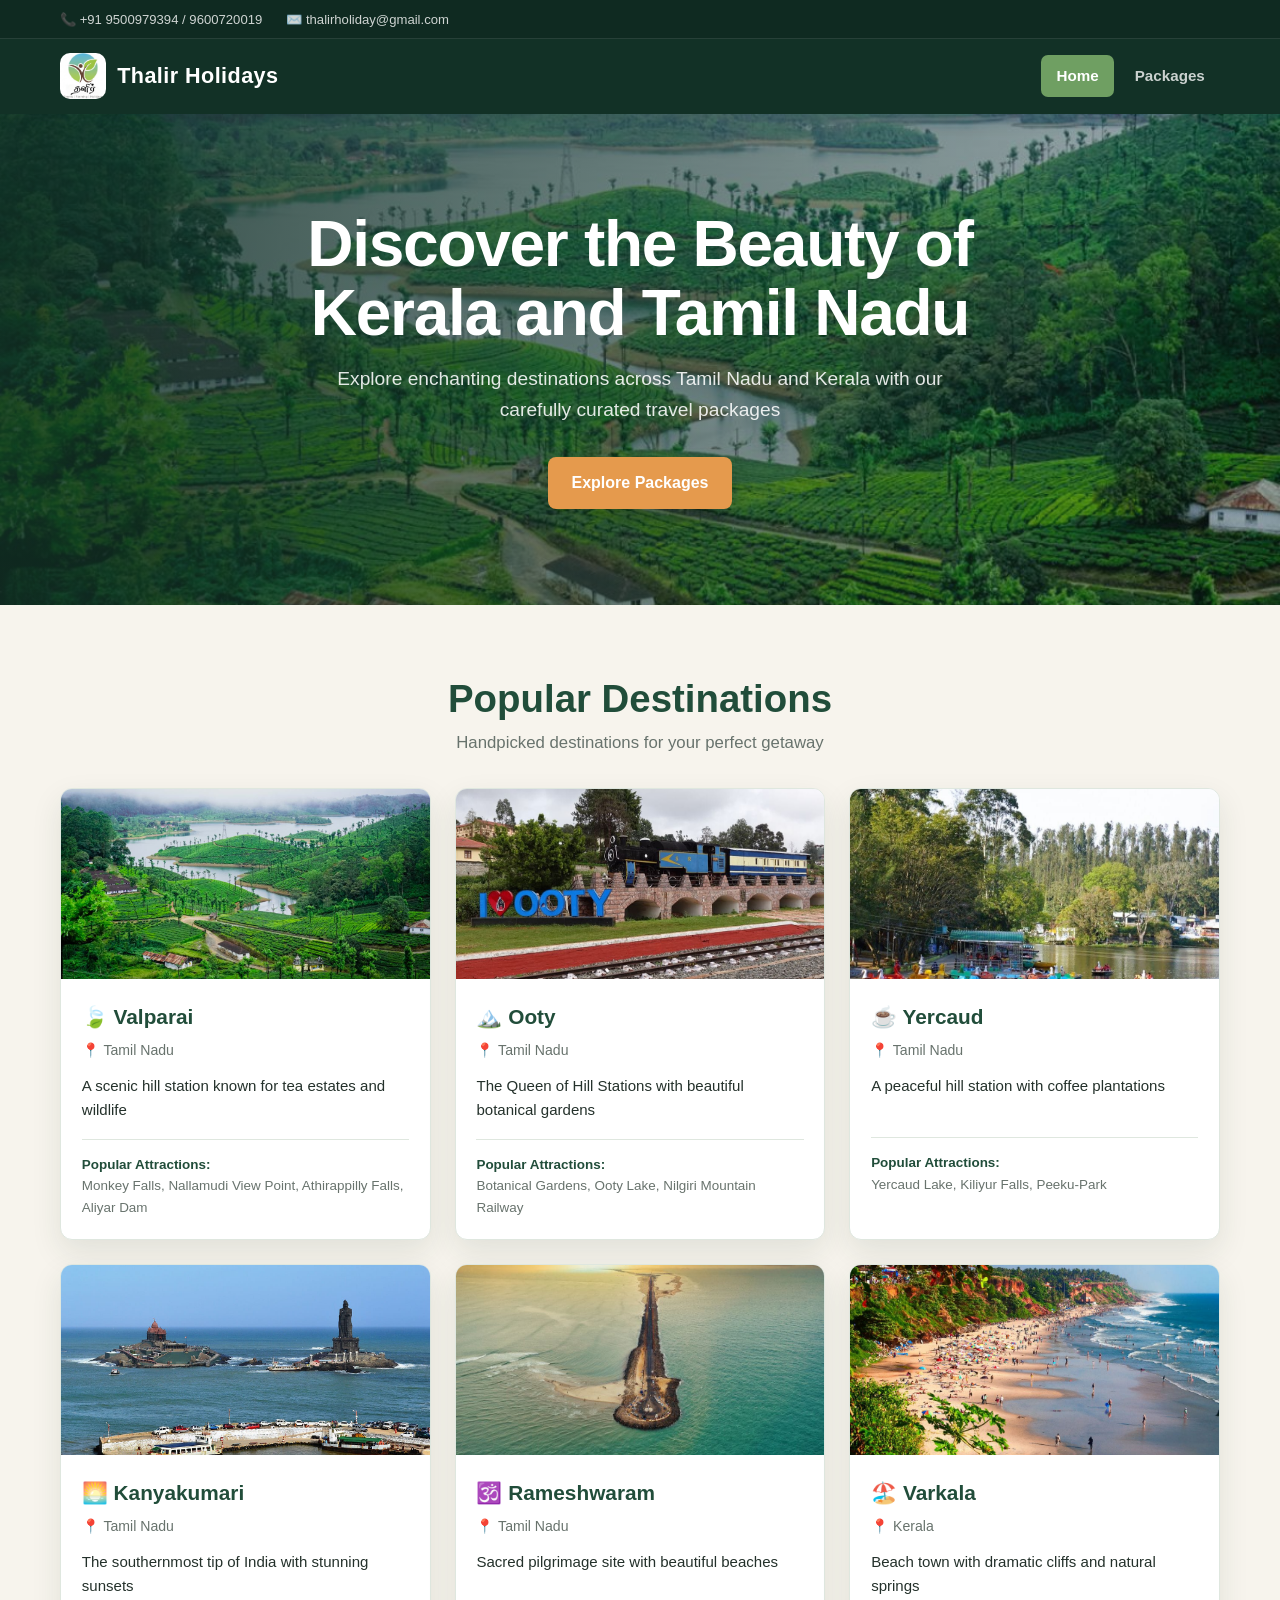
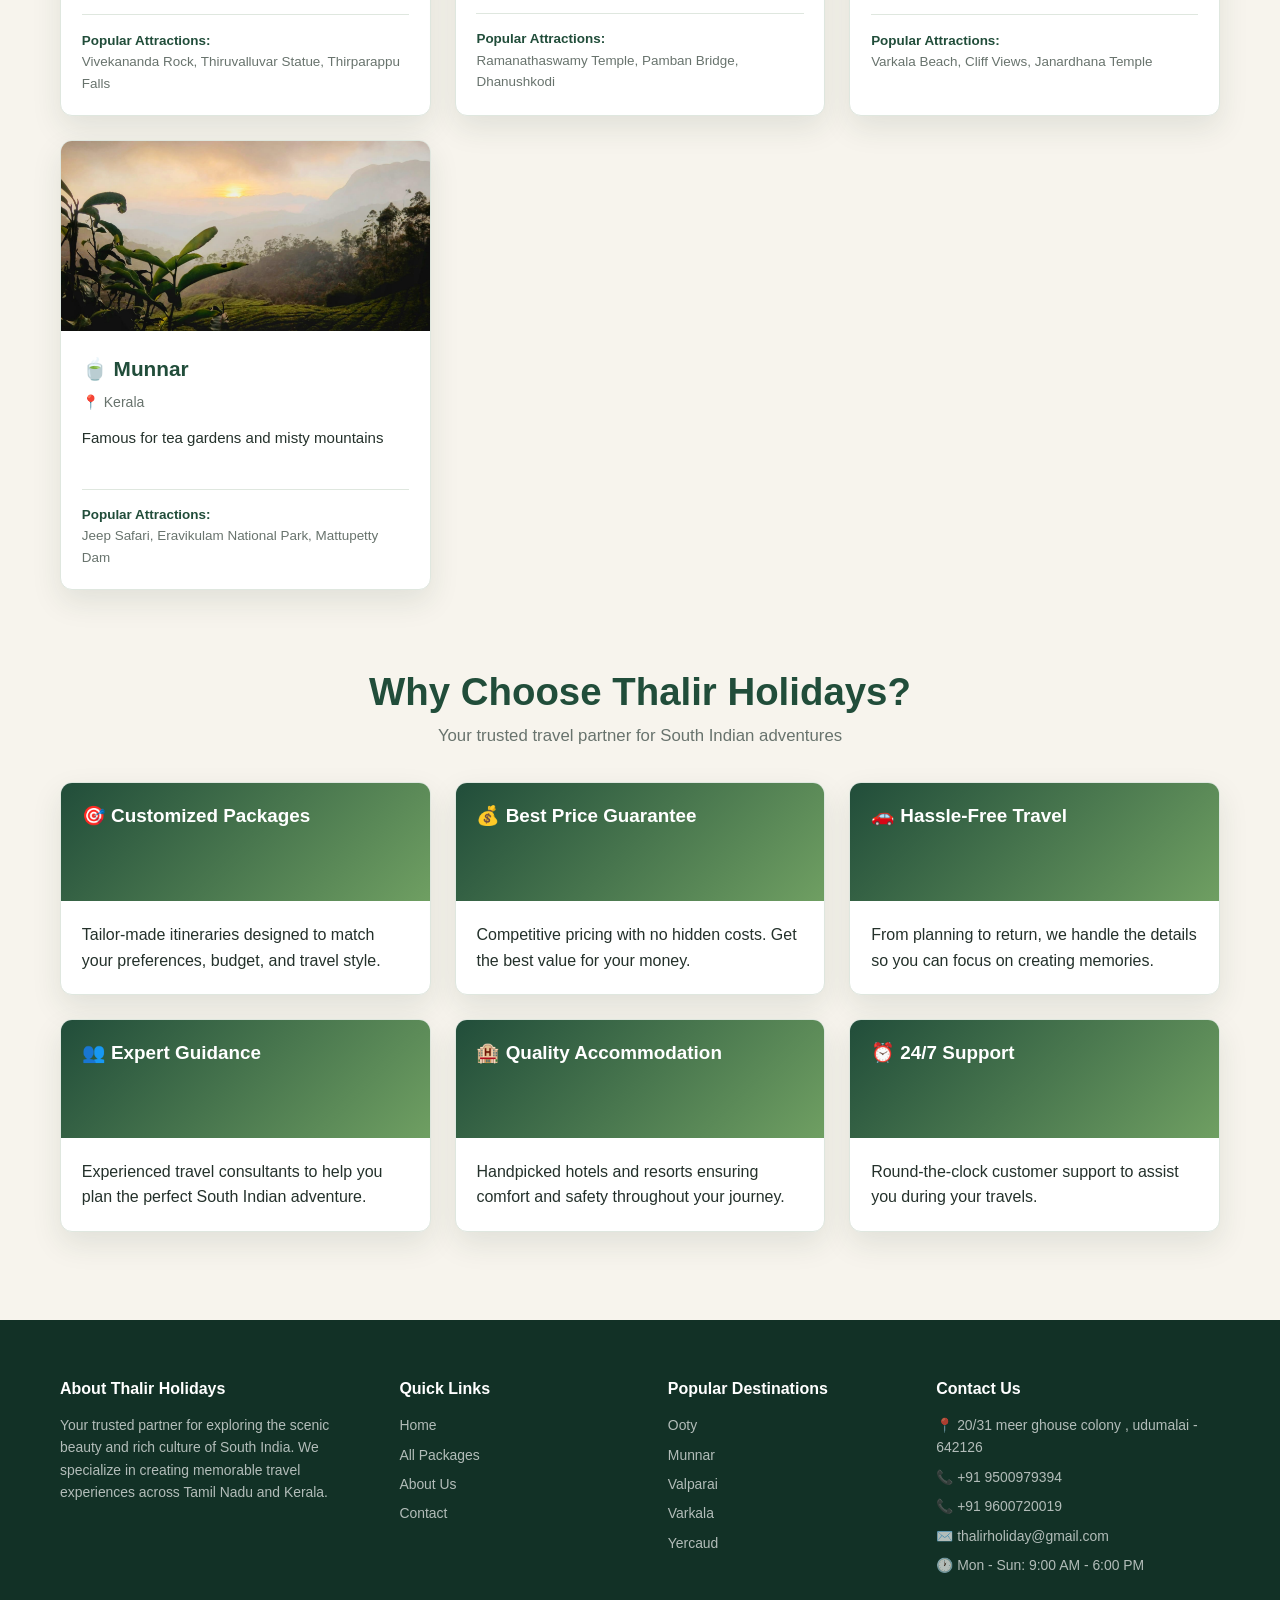
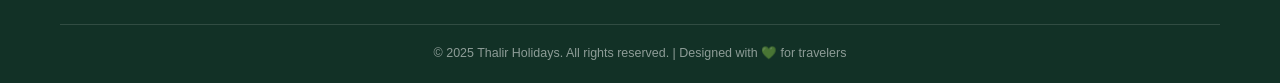
<file: index.html>
<!DOCTYPE html>
<html lang="en">
<head>
    <meta charset="UTF-8">
    <meta name="viewport" content="width=device-width, initial-scale=1.0">
    <meta http-equiv="refresh" content="0; url=docs/index.html">
    <title>Thalir Holidays</title>
    <script>
        window.location.replace('docs/index.html');
    </script>
</head>
<body>
    <p>Opening Thalir Holidays...</p>
</body>
</html>
</file>
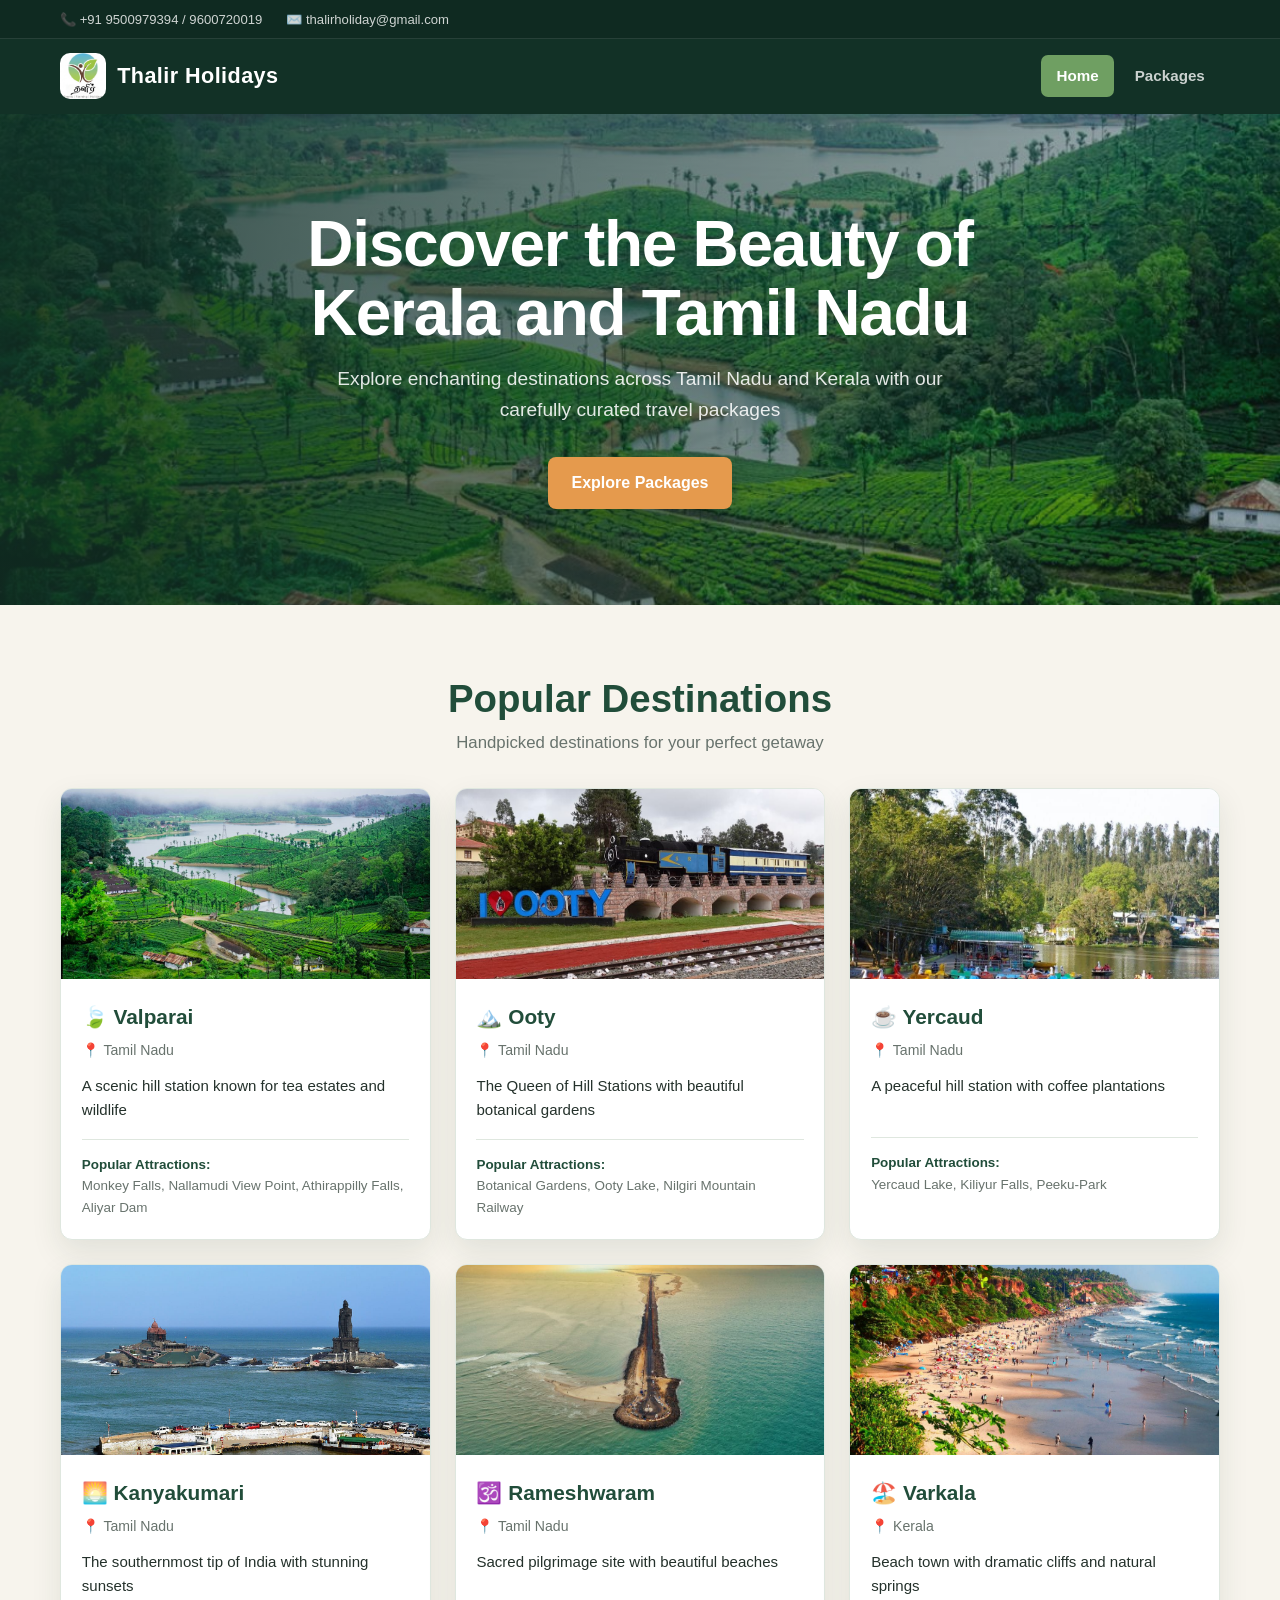
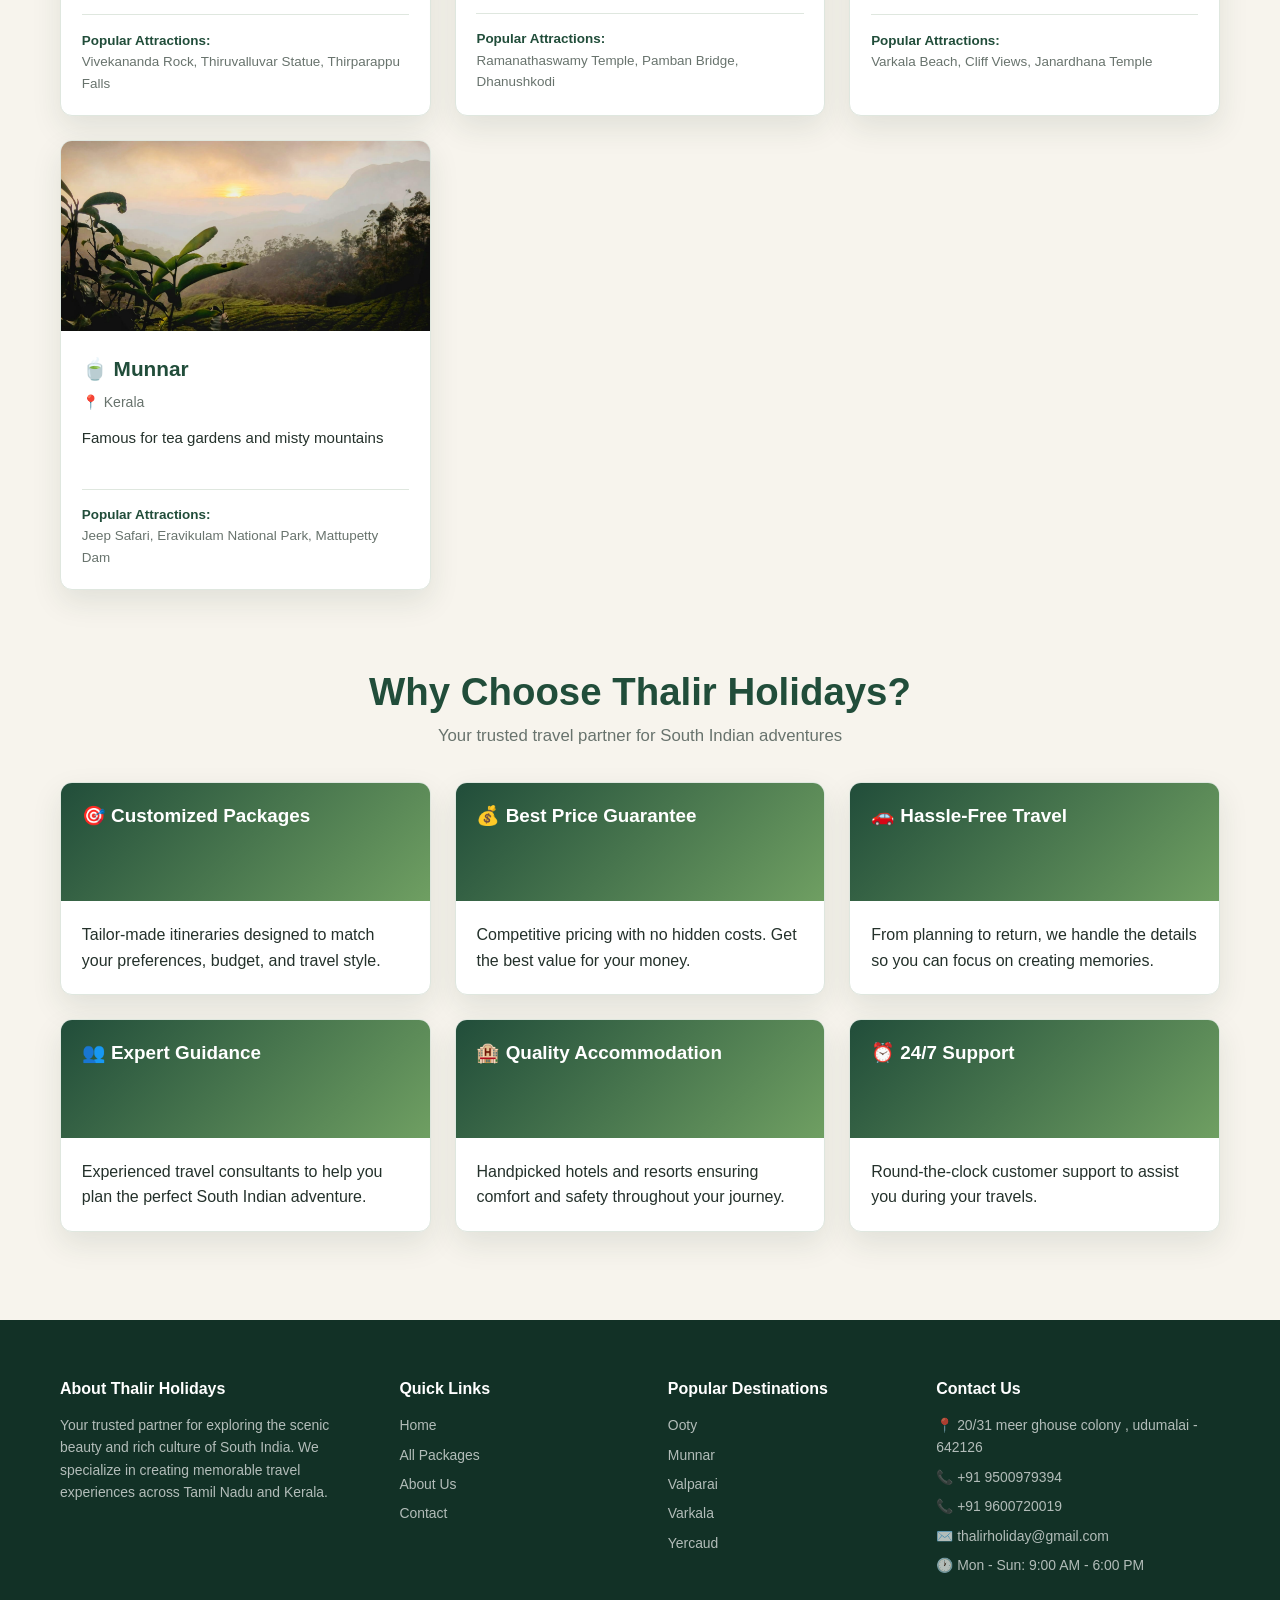
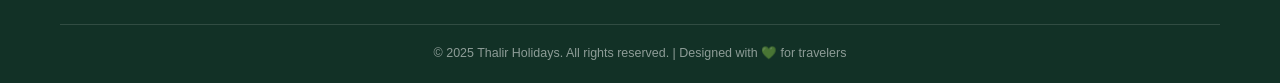
<file: docs/index.html>
<!DOCTYPE html>
<html lang="en">
<head>
    <meta charset="UTF-8">
    <meta name="viewport" content="width=device-width, initial-scale=1.0">
    <title>Thalir Holidays - Explore South India</title>
    <meta name="description" content="Thalir Holidays offers affordable Kerala and Tamil Nadu tour packages from Pollachi. Honeymoon, family, and group trips to Ooty, Munnar, Valparai, Varkala and more.">
    <meta name="keywords" content="Thalir Holidays, tour packages Pollachi, Kerala tour packages, Tamil Nadu travel, Ooty tour, Munnar packages, Valparai trip, travel agency Udumalaipettai">
    <meta name="author" content="Thalir Holidays">
    <meta name="robots" content="index, follow">

    <meta property="og:title" content="Thalir Holidays | Best South India Tour Packages">
    <meta property="og:description" content="Explore Kerala and Tamil Nadu with Thalir Holidays. Best prices, customized packages, 24/7 support.">
    <meta property="og:image" content="https://sabari2002-m.github.io/Thalir_Holidays/images/logo.jpeg">
    <meta property="og:url" content="https://sabari2002-m.github.io/Thalir_Holidays/">
    <meta property="og:type" content="website">

    <link rel="canonical" href="https://sabari2002-m.github.io/Thalir_Holidays/">
    <link rel="stylesheet" href="css/styles.css">
</head>
<body>
    <!-- Header -->
    <header>
        <div class="header-top">
            <div class="header-content">
                <div class="contact-info">
                    <span>📞 +91 9500979394 / 9600720019</span>
                    <span>✉️ thalirholiday@gmail.com</span>
                </div>
            </div>
        </div>
        <nav>
            <div class="nav-content">
                <div class="logo">
                    <img src="images/logo.jpeg" alt="Thalir Holidays" class="logo-image">
                    <span>Thalir Holidays</span>
                </div>
                <ul class="nav-links">
                    <li><a href="index.html" class="active">Home</a></li>
                    <li><a href="packages.html">Packages</a></li>
                </ul>
            </div>
        </nav>
    </header>

    <!-- Hero Section -->
    <section class="hero">
        <div class="hero-content">
            <h1>Discover the Beauty of Kerala and Tamil Nadu</h1>
            <p>Explore enchanting destinations across Tamil Nadu and Kerala with our carefully curated travel packages</p>
            <a href="packages.html" class="cta-button">Explore Packages</a>
        </div>
    </section>

    <!-- Main Content -->
    <div class="container">
        <!-- Destinations Section -->
        <div class="section-title">
            <h2>Popular Destinations</h2>
            <p>Handpicked destinations for your perfect getaway</p>
        </div>

        <div id="destinations-container" class="destinations-grid">
            <div class="loading">Loading destinations...</div>
        </div>

        <!-- Why Choose Us Section -->
        <div id="about" class="section-title about-section">
            <h2>Why Choose Thalir Holidays?</h2>
            <p>Your trusted travel partner for South Indian adventures</p>
        </div>

        <div class="packages-grid feature-grid">
            <div class="package-card">
                <div class="package-header">
                    <h3>🎯 Customized Packages</h3>
                </div>
                <div class="package-body">
                    <p>Tailor-made itineraries designed to match your preferences, budget, and travel style.</p>
                </div>
            </div>

            <div class="package-card">
                <div class="package-header">
                    <h3>💰 Best Price Guarantee</h3>
                </div>
                <div class="package-body">
                    <p>Competitive pricing with no hidden costs. Get the best value for your money.</p>
                </div>
            </div>

            <div class="package-card">
                <div class="package-header">
                    <h3>🚗 Hassle-Free Travel</h3>
                </div>
                <div class="package-body">
                    <p>From planning to return, we handle the details so you can focus on creating memories.</p>
                </div>
            </div>

            <div class="package-card">
                <div class="package-header">
                    <h3>👥 Expert Guidance</h3>
                </div>
                <div class="package-body">
                    <p>Experienced travel consultants to help you plan the perfect South Indian adventure.</p>
                </div>
            </div>

            <div class="package-card">
                <div class="package-header">
                    <h3>🏨 Quality Accommodation</h3>
                </div>
                <div class="package-body">
                    <p>Handpicked hotels and resorts ensuring comfort and safety throughout your journey.</p>
                </div>
            </div>

            <div class="package-card">
                <div class="package-header">
                    <h3>⏰ 24/7 Support</h3>
                </div>
                <div class="package-body">
                    <p>Round-the-clock customer support to assist you during your travels.</p>
                </div>
            </div>
        </div>
    </div>

    <!-- Footer -->
    <footer id="contact">
        <div class="footer-content">
            <div class="footer-section">
                <h3>About Thalir Holidays</h3>
                <p>Your trusted partner for exploring the scenic beauty and rich culture of South India. We specialize in creating memorable travel experiences across Tamil Nadu and Kerala.</p>
            </div>

            <div class="footer-section">
                <h3>Quick Links</h3>
                <ul>
                    <li><a href="index.html">Home</a></li>
                    <li><a href="packages.html">All Packages</a></li>
                    <li><a href="#about">About Us</a></li>
                    <li><a href="#contact">Contact</a></li>
                </ul>
            </div>

            <div class="footer-section">
                <h3>Popular Destinations</h3>
                <ul>
                    <li><a href="packages.html">Ooty</a></li>
                    <li><a href="packages.html">Munnar</a></li>
                    <li><a href="packages.html">Valparai</a></li>
                    <li><a href="packages.html">Varkala</a></li>
                    <li><a href="packages.html">Yercaud</a></li>
                </ul>
            </div>

            <div class="footer-section">
                <h3>Contact Us</h3>
                <ul>
                    <li>📍 20/31 meer ghouse colony , udumalai - 642126</li>
                    <li>📞 +91 9500979394</li>
                    <li>📞 +91 9600720019</li>
                    <li>✉️ thalirholiday@gmail.com</li>
                    <li>🕐 Mon - Sun: 9:00 AM - 6:00 PM</li>
                </ul>
            </div>
        </div>

        <div class="footer-bottom">
            <p>&copy; 2025 Thalir Holidays. All rights reserved. | Designed with 💚 for travelers</p>
        </div>
    </footer>

    <script src="js/data.js"></script>
    <script src="js/main.js"></script>
</body>
</html>
</file>
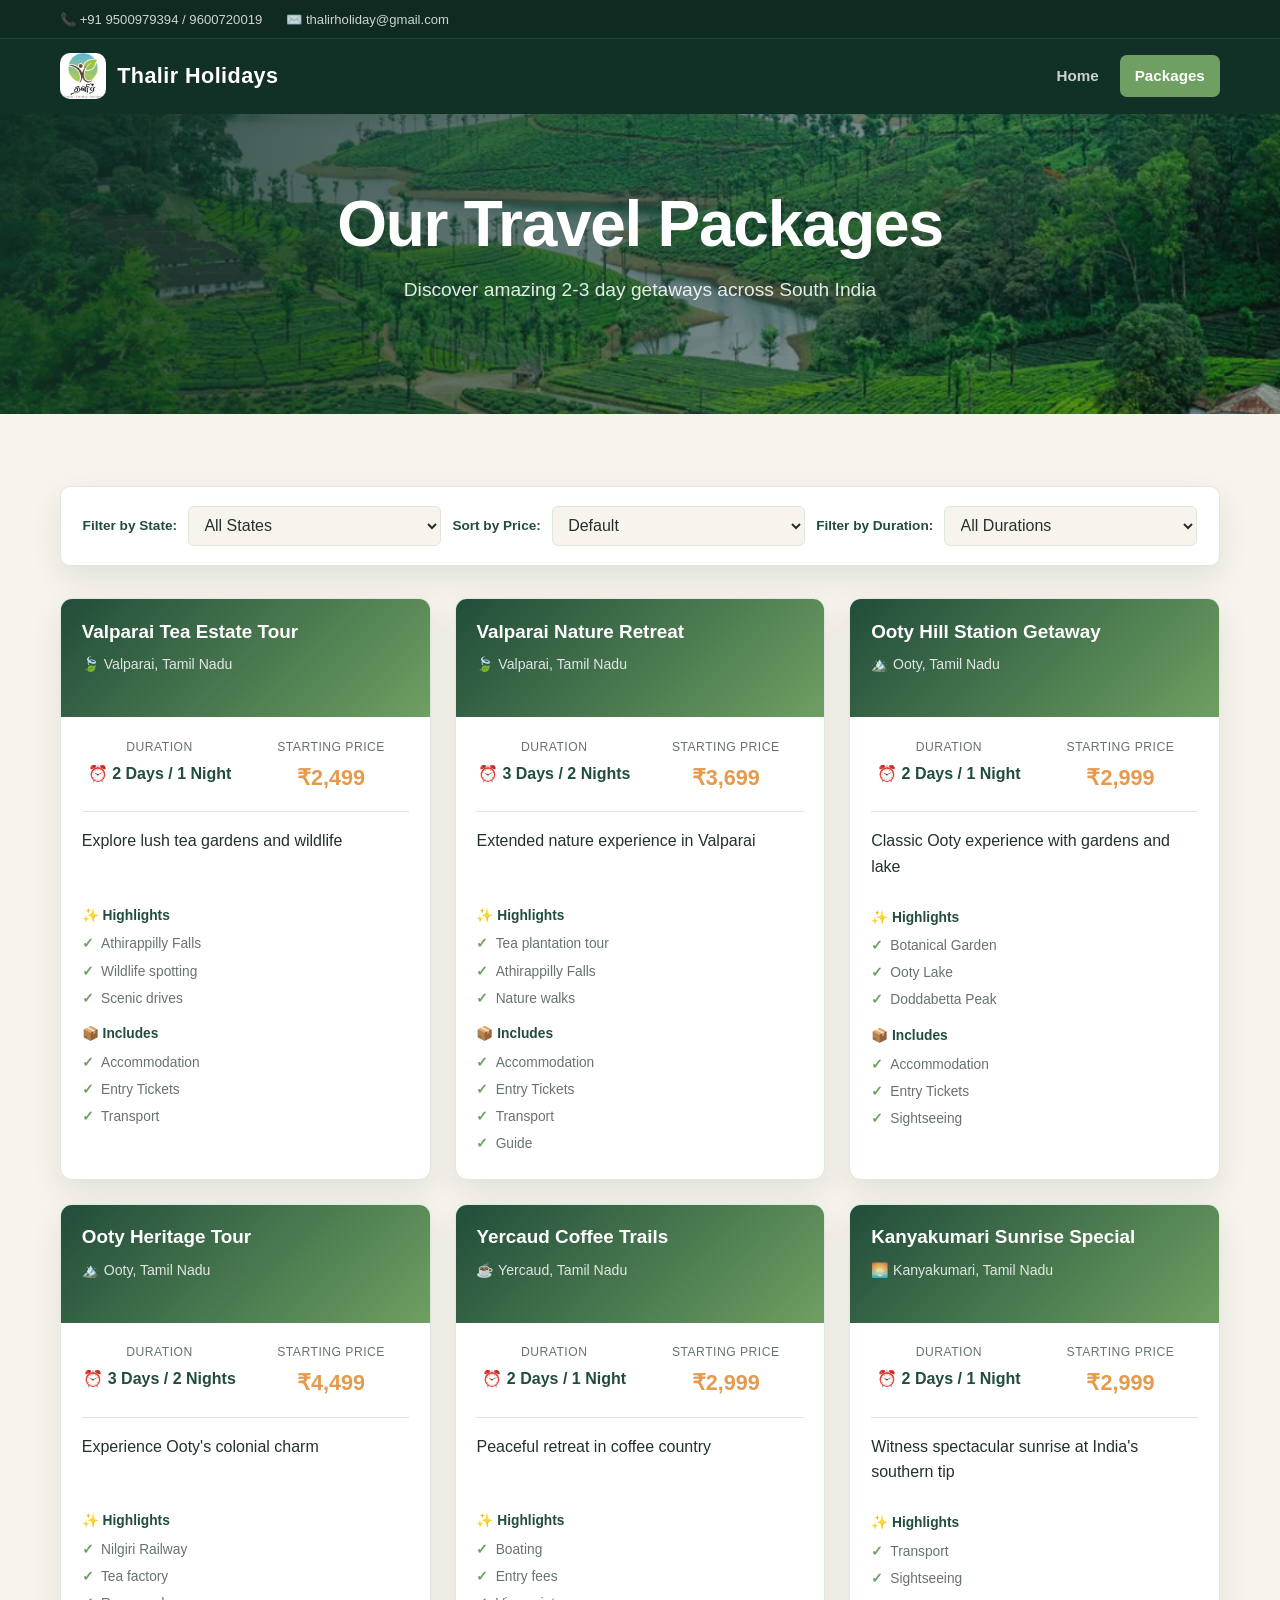
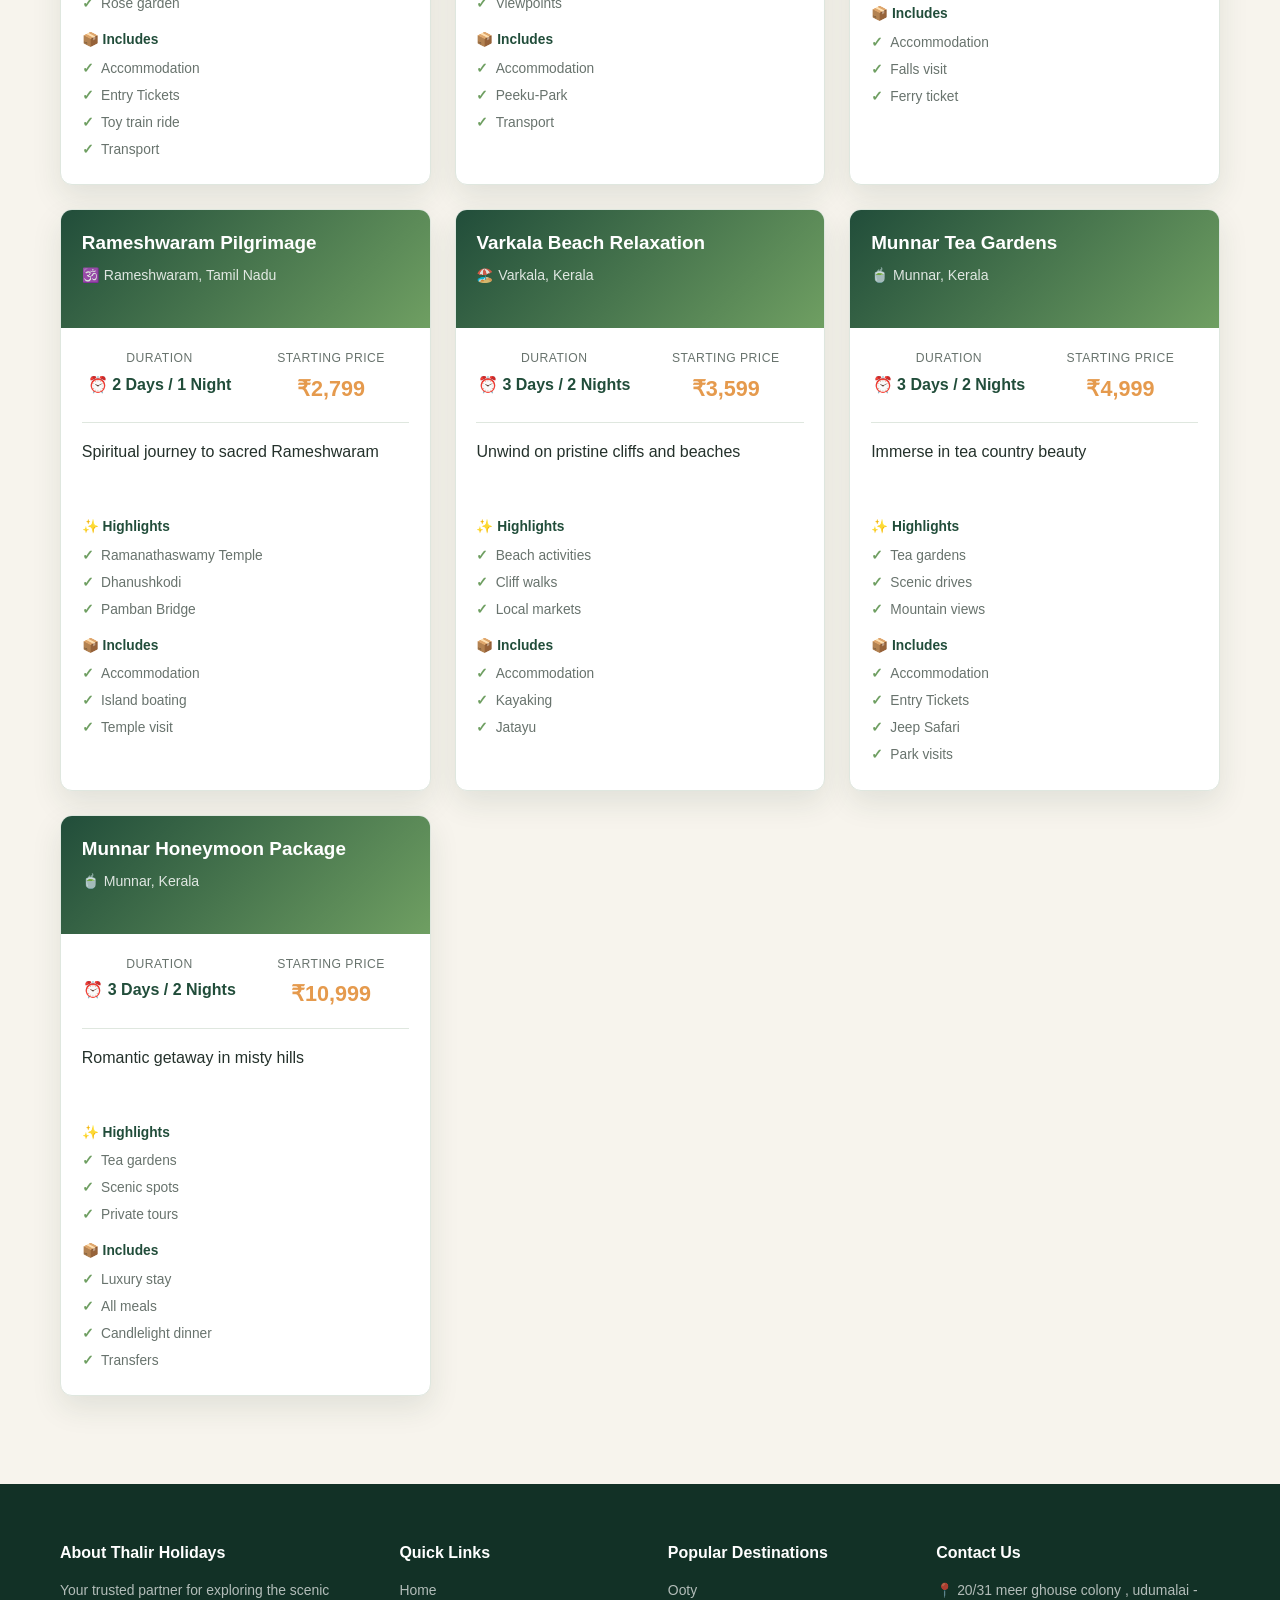
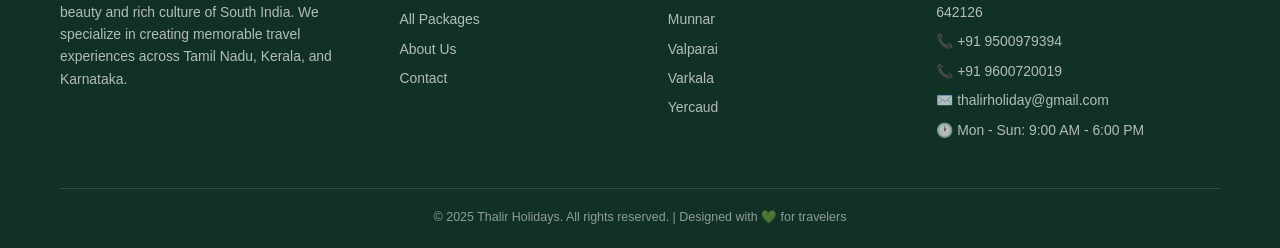
<file: docs/packages.html>
<!DOCTYPE html>
<html lang="en">
<head>
    <meta charset="UTF-8">
    <meta name="viewport" content="width=device-width, initial-scale=1.0">
    <title>Travel Packages - Thalir Holidays</title>
    <link rel="stylesheet" href="css/styles.css">
</head>
<body>
    <!-- Header -->
    <header>
        <div class="header-top">
            <div class="header-content">
                <div class="contact-info">
                    <span>📞 +91 9500979394 / 9600720019</span>
                    <span>✉️ thalirholiday@gmail.com</span>
                </div>
            </div>
        </div>
        <nav>
            <div class="nav-content">
                <div class="logo">
                    <img src="images/logo.jpeg" alt="Thalir Holidays" class="logo-image">
                    <span>Thalir Holidays</span>
                </div>
                <ul class="nav-links">
                    <li><a href="index.html">Home</a></li>
                    <li><a href="packages.html" class="active">Packages</a></li>
                </ul>
            </div>
        </nav>
    </header>

    <!-- Page Header -->
    <section class="hero page-hero">
        <div class="hero-content">
            <h1>Our Travel Packages</h1>
            <p>Discover amazing 2-3 day getaways across South India</p>
        </div>
    </section>

    <!-- Main Content -->
    <div class="container">
        <!-- Filters -->
        <div class="filters">
            <div class="filter-group">
                <label for="stateFilter">Filter by State:</label>
                <select id="stateFilter">
                    <option value="all">All States</option>
                    <option value="Tamil Nadu">Tamil Nadu</option>
                    <option value="Kerala">Kerala</option>
                    <option value="Karnataka">Karnataka</option>
                </select>

                <label for="priceFilter">Sort by Price:</label>
                <select id="priceFilter">
                    <option value="default">Default</option>
                    <option value="low-to-high">Low to High</option>
                    <option value="high-to-low">High to Low</option>
                </select>

                <label for="durationFilter">Filter by Duration:</label>
                <select id="durationFilter">
                    <option value="all">All Durations</option>
                    <option value="2">2 Days</option>
                    <option value="3">3 Days</option>
                </select>
            </div>
        </div>

        <!-- Packages Grid -->
        <div id="packages-container" class="packages-grid">
            <div class="loading">Loading packages...</div>
        </div>
    </div>

    <!-- Footer -->
    <footer>
        <div class="footer-content">
            <div class="footer-section">
                <h3>About Thalir Holidays</h3>
                <p>Your trusted partner for exploring the scenic beauty and rich culture of South India. We specialize in creating memorable travel experiences across Tamil Nadu, Kerala, and Karnataka.</p>
            </div>

            <div class="footer-section">
                <h3>Quick Links</h3>
                <ul>
                    <li><a href="index.html">Home</a></li>
                    <li><a href="packages.html">All Packages</a></li>
                    <li><a href="#about">About Us</a></li>
                    <li><a href="#contact">Contact</a></li>
                </ul>
            </div>

            <div class="footer-section">
                <h3>Popular Destinations</h3>
                <ul>
                    <li><a href="packages.html">Ooty</a></li>
                    <li><a href="packages.html">Munnar</a></li>
                    <li><a href="packages.html">Valparai</a></li>
                    <li><a href="packages.html">Varkala</a></li>
                    <li><a href="packages.html">Yercaud</a></li>
                </ul>
            </div>

            <div class="footer-section">
                <h3>Contact Us</h3>
                <ul>
                    <li>📍 20/31 meer ghouse colony , udumalai - 642126</li>
                    <li>📞 +91 9500979394</li>
                    <li>📞 +91 9600720019</li>
                    <li>✉️ thalirholiday@gmail.com</li>
                    <li>🕐 Mon - Sun: 9:00 AM - 6:00 PM</li>
                </ul>
            </div>
        </div>

        <div class="footer-bottom">
            <p>&copy; 2025 Thalir Holidays. All rights reserved. | Designed with 💚 for travelers</p>
        </div>
    </footer>

    <script src="js/data.js"></script>
    <script src="js/main.js"></script>
</body>
</html>
</file>
<file: docs/css/styles.css>
* {
  box-sizing: border-box;
  margin: 0;
  padding: 0;
}

:root {
  --forest: #214d3a;
  --forest-dark: #123126;
  --leaf: #6f9f62;
  --sun: #e59a4d;
  --cream: #f7f4ed;
  --paper: #ffffff;
  --ink: #24312b;
  --muted: #68736d;
  --line: #dfe7df;
  --shadow: 0 12px 30px rgba(25, 55, 42, 0.1);
  --shadow-hover: 0 18px 40px rgba(25, 55, 42, 0.16);
}

html {
  scroll-behavior: smooth;
}

body {
  background: var(--cream);
  color: var(--ink);
  font-family: "Trebuchet MS", "Segoe UI", sans-serif;
  line-height: 1.6;
}

a {
  color: inherit;
  text-decoration: none;
}

img {
  display: block;
  max-width: 100%;
}

header {
  position: sticky;
  top: 0;
  z-index: 10;
  color: var(--paper);
  background: var(--forest-dark);
  box-shadow: 0 3px 18px rgba(18, 49, 38, 0.18);
}

.header-top {
  background: rgba(0, 0, 0, 0.14);
  border-bottom: 1px solid rgba(255, 255, 255, 0.1);
}

.header-content,
.nav-content,
.container,
.footer-content {
  width: min(1160px, calc(100% - 3rem));
  margin-inline: auto;
}

.header-content {
  display: flex;
  align-items: center;
  min-height: 38px;
}

.contact-info {
  display: flex;
  flex-wrap: wrap;
  gap: 1.5rem;
  color: rgba(255, 255, 255, 0.8);
  font-size: 0.82rem;
}

nav {
  padding: 0.9rem 0;
}

.nav-content {
  display: flex;
  align-items: center;
  justify-content: space-between;
  gap: 2rem;
}

.logo {
  display: flex;
  align-items: center;
  gap: 0.7rem;
  font-size: 1.35rem;
  font-weight: 700;
  letter-spacing: 0.02em;
  white-space: nowrap;
}

.logo-image {
  width: 46px;
  height: 46px;
  border-radius: 10px;
  object-fit: cover;
}

.nav-links {
  display: flex;
  align-items: center;
  gap: 0.35rem;
  list-style: none;
}

.nav-links a {
  display: block;
  padding: 0.55rem 0.95rem;
  border-radius: 7px;
  color: rgba(255, 255, 255, 0.78);
  font-size: 0.95rem;
  font-weight: 700;
  transition: background 180ms ease, color 180ms ease;
}

.nav-links a:hover,
.nav-links a.active {
  background: var(--leaf);
  color: var(--paper);
}

.hero {
  display: grid;
  min-height: 490px;
  place-items: center;
  padding: 6rem 1.5rem;
  color: var(--paper);
  text-align: center;
  background: linear-gradient(90deg, rgba(18, 49, 38, 0.82), rgba(18, 49, 38, 0.28)), url("../images/valparai.jpeg") center / cover;
}

.hero-content {
  width: min(760px, 100%);
}

.hero-content h1 {
  margin-bottom: 1rem;
  font-size: clamp(2.2rem, 5vw, 4.4rem);
  line-height: 1.08;
  letter-spacing: -0.02em;
}

.hero-content p {
  max-width: 640px;
  margin: 0 auto 2rem;
  color: rgba(255, 255, 255, 0.88);
  font-size: clamp(1rem, 2vw, 1.2rem);
}

.page-hero {
  min-height: 300px;
  padding: 4rem 1.5rem;
}

.cta-button {
  display: inline-flex;
  align-items: center;
  justify-content: center;
  min-height: 48px;
  padding: 0.8rem 1.5rem;
  border-radius: 8px;
  color: var(--paper);
  background: var(--sun);
  box-shadow: 0 8px 18px rgba(0, 0, 0, 0.16);
  font-weight: 700;
  transition: transform 180ms ease, background 180ms ease;
}

.cta-button:hover {
  background: #cf7e34;
  transform: translateY(-2px);
}

.container {
  padding-block: 4.5rem;
}

.section-title {
  margin-bottom: 2rem;
  text-align: center;
}

.section-title h2 {
  color: var(--forest);
  font-size: clamp(1.8rem, 3vw, 2.5rem);
  line-height: 1.15;
}

.section-title p {
  margin-top: 0.55rem;
  color: var(--muted);
  font-size: 1.05rem;
}

.about-section {
  margin-top: 5rem;
}

.feature-grid {
  margin-top: 2rem;
}

.destinations-grid,
.packages-grid {
  display: grid;
  grid-template-columns: repeat(3, minmax(0, 1fr));
  gap: 1.5rem;
}

.destination-card,
.package-card {
  min-width: 0;
  overflow: hidden;
  border: 1px solid var(--line);
  border-radius: 12px;
  background: var(--paper);
  box-shadow: var(--shadow);
  transition: transform 180ms ease, box-shadow 180ms ease;
}

.destination-card:hover,
.package-card:hover {
  transform: translateY(-5px);
  box-shadow: var(--shadow-hover);
}

.destination-image {
  position: relative;
  height: 190px;
  overflow: hidden;
  background: var(--leaf);
}

.destination-image img {
  width: 100%;
  height: 100%;
  object-fit: cover;
  transition: transform 300ms ease;
}

.destination-card:hover .destination-image img {
  transform: scale(1.04);
}

.destination-info {
  padding: 1.3rem;
}

.destination-info h3 {
  color: var(--forest);
  font-size: 1.3rem;
}

.destination-state {
  margin: 0.35rem 0 0.8rem;
  color: var(--muted);
  font-size: 0.88rem;
}

.destination-info p {
  min-height: 3.1em;
  color: var(--ink);
  font-size: 0.94rem;
}

.attractions {
  margin-top: 1rem;
  padding-top: 0.9rem;
  border-top: 1px solid var(--line);
  color: var(--muted);
  font-size: 0.84rem;
}

.attractions strong {
  color: var(--forest);
}

.package-card {
  display: flex;
  flex-direction: column;
}

.package-header {
  min-height: 118px;
  padding: 1.3rem;
  color: var(--paper);
  background: linear-gradient(135deg, var(--forest), var(--leaf));
}

.package-header h3 {
  font-size: 1.18rem;
  line-height: 1.25;
}

.package-destination {
  margin-top: 0.6rem;
  color: rgba(255, 255, 255, 0.84);
  font-size: 0.88rem;
}

.package-body {
  display: flex;
  flex: 1;
  flex-direction: column;
  padding: 1.3rem;
}

.package-details {
  display: grid;
  grid-template-columns: 1fr 1fr;
  gap: 1rem;
  padding-bottom: 1rem;
  border-bottom: 1px solid var(--line);
}

.detail-item {
  text-align: center;
}

.detail-item .label {
  display: block;
  color: var(--muted);
  font-size: 0.76rem;
  text-transform: uppercase;
  letter-spacing: 0.04em;
}

.detail-item .value {
  display: block;
  margin-top: 0.2rem;
  color: var(--forest);
  font-size: 1rem;
  font-weight: 700;
}

.price {
  color: var(--sun) !important;
  font-size: 1.35rem !important;
}

.package-description {
  min-height: 3.1em;
  margin: 1rem 0;
  color: var(--ink);
}

.package-highlights {
  margin-top: 0.7rem;
}

.package-highlights h4 {
  color: var(--forest);
  font-size: 0.86rem;
}

.package-highlights ul {
  margin-top: 0.25rem;
  list-style: none;
  color: var(--muted);
  font-size: 0.86rem;
}

.package-highlights li {
  padding: 0.16rem 0;
}

.package-highlights li::before {
  margin-right: 0.45rem;
  color: var(--leaf);
  content: "✓";
  font-weight: 700;
}

.filters {
  margin-bottom: 2rem;
  padding: 1.2rem 1.35rem;
  border: 1px solid var(--line);
  border-radius: 10px;
  background: var(--paper);
  box-shadow: var(--shadow);
}

.filter-group {
  display: grid;
  grid-template-columns: auto minmax(130px, 1fr) auto minmax(130px, 1fr) auto minmax(130px, 1fr);
  align-items: center;
  gap: 0.7rem;
}

.filter-group label {
  color: var(--forest);
  font-size: 0.85rem;
  font-weight: 700;
}

.filter-group select {
  width: 100%;
  min-height: 40px;
  padding: 0 0.7rem;
  border: 1px solid var(--line);
  border-radius: 6px;
  color: var(--ink);
  background: var(--cream);
  font: inherit;
}

.filter-group select:focus {
  outline: 2px solid rgba(111, 159, 98, 0.35);
  border-color: var(--leaf);
}

footer {
  margin-top: 1rem;
  padding: 3.5rem 0 1.2rem;
  color: rgba(255, 255, 255, 0.82);
  background: var(--forest-dark);
}

.footer-content {
  display: grid;
  grid-template-columns: 1.3fr 1fr 1fr 1.2fr;
  gap: 2rem;
  padding-bottom: 2.5rem;
}

.footer-section h3 {
  margin-bottom: 0.8rem;
  color: var(--paper);
  font-size: 1rem;
}

.footer-section p,
.footer-section li {
  color: rgba(255, 255, 255, 0.68);
  font-size: 0.87rem;
}

.footer-section ul {
  list-style: none;
}

.footer-section li {
  margin-bottom: 0.45rem;
}

.footer-section a:hover {
  color: var(--paper);
}

.footer-bottom {
  width: min(1160px, calc(100% - 3rem));
  margin-inline: auto;
  padding-top: 1.2rem;
  border-top: 1px solid rgba(255, 255, 255, 0.13);
  color: rgba(255, 255, 255, 0.52);
  font-size: 0.78rem;
  text-align: center;
}

.loading,
.empty-state {
  grid-column: 1 / -1;
  padding: 3rem 1rem;
  color: var(--muted);
  text-align: center;
}

.empty-state h3 {
  color: var(--forest);
}

@media (max-width: 900px) {
  .destinations-grid,
  .packages-grid {
    grid-template-columns: repeat(2, minmax(0, 1fr));
  }

  .footer-content {
    grid-template-columns: repeat(2, 1fr);
  }

  .filter-group {
    grid-template-columns: auto 1fr auto 1fr;
  }
}

@media (max-width: 620px) {
  .header-content,
  .nav-content,
  .container,
  .footer-content,
  .footer-bottom {
    width: min(100% - 2rem, 520px);
  }

  .header-top {
    display: none;
  }

  nav {
    padding: 0.75rem 0;
  }

  .nav-content {
    flex-direction: column;
    gap: 0.7rem;
  }

  .logo {
    font-size: 1.2rem;
  }

  .nav-links a {
    padding: 0.45rem 0.7rem;
    font-size: 0.86rem;
  }

  .hero {
    min-height: 420px;
    padding: 4.5rem 1rem;
  }

  .container {
    padding-block: 3rem;
  }

  .destinations-grid,
  .packages-grid,
  .footer-content {
    grid-template-columns: 1fr;
  }

  .filter-group {
    grid-template-columns: 1fr;
    gap: 0.35rem;
  }

  .filter-group label:not(:first-child) {
    margin-top: 0.65rem;
  }
}
</file>
